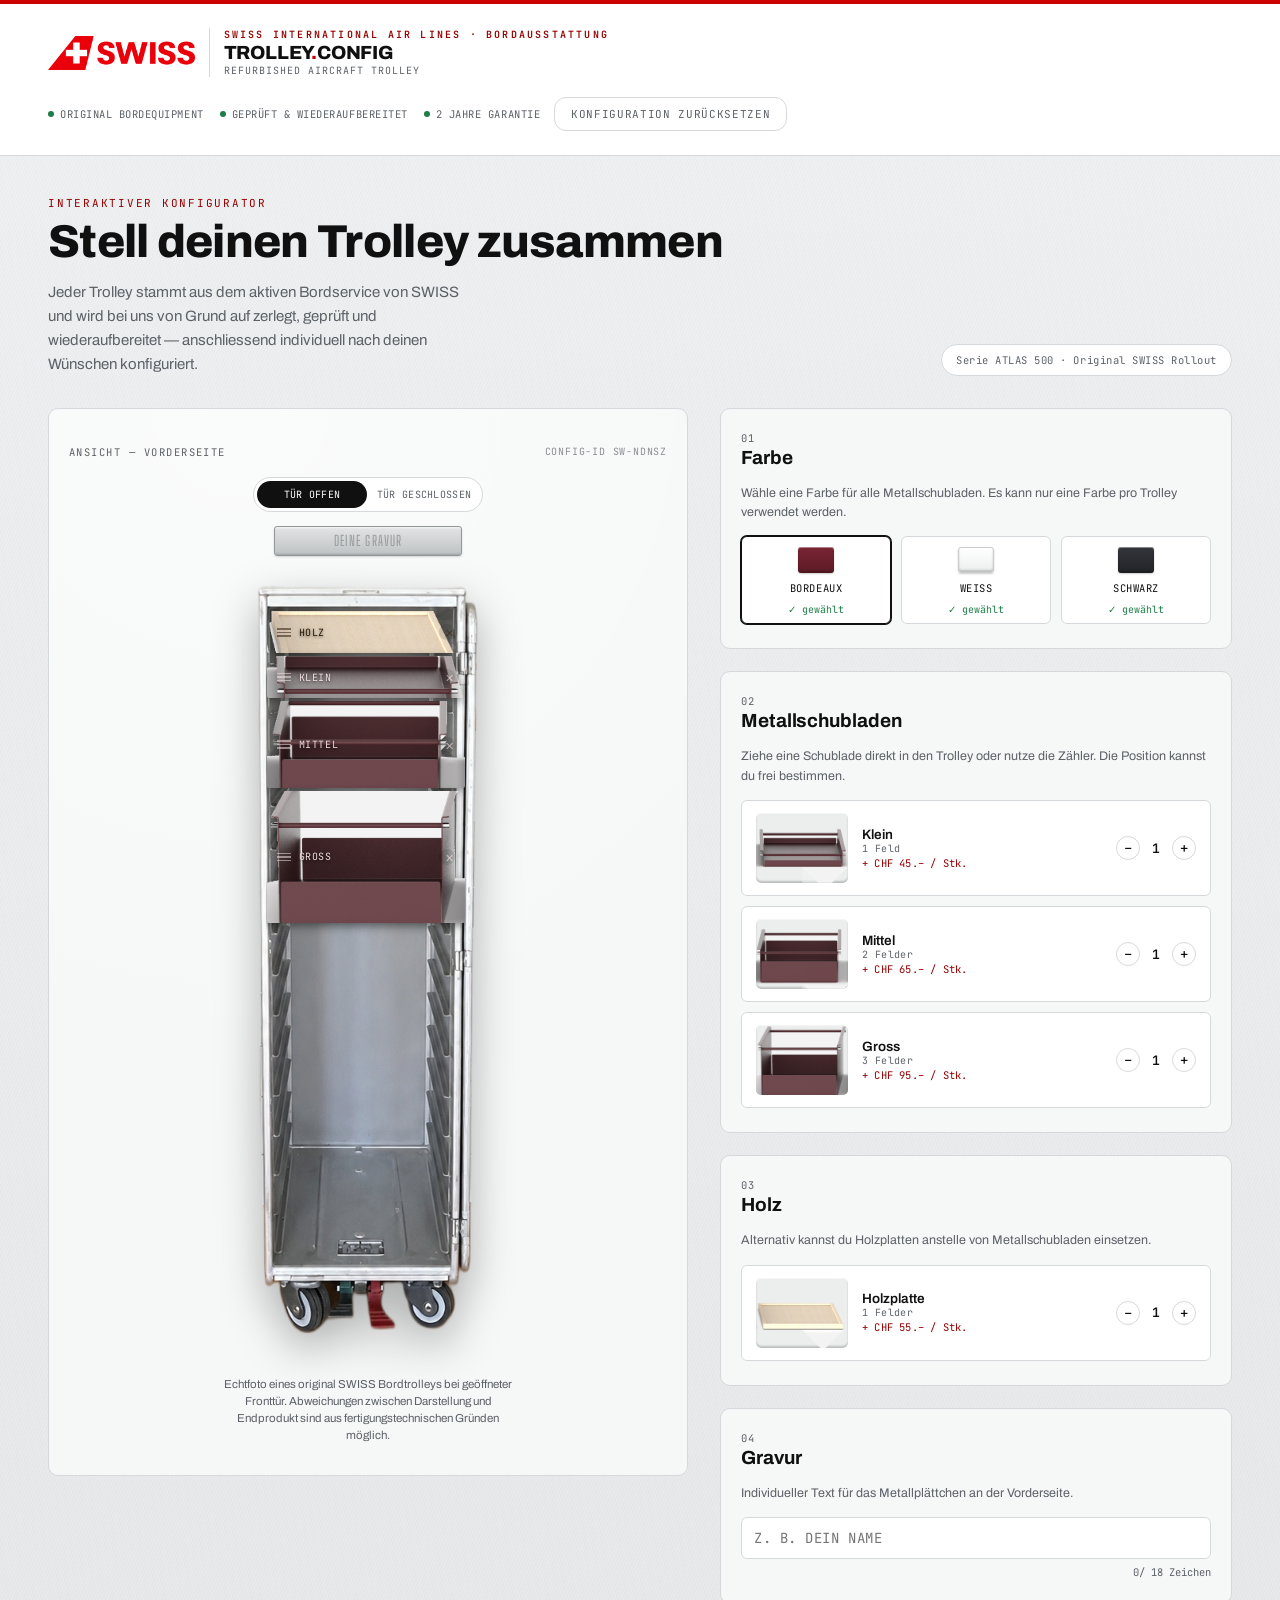
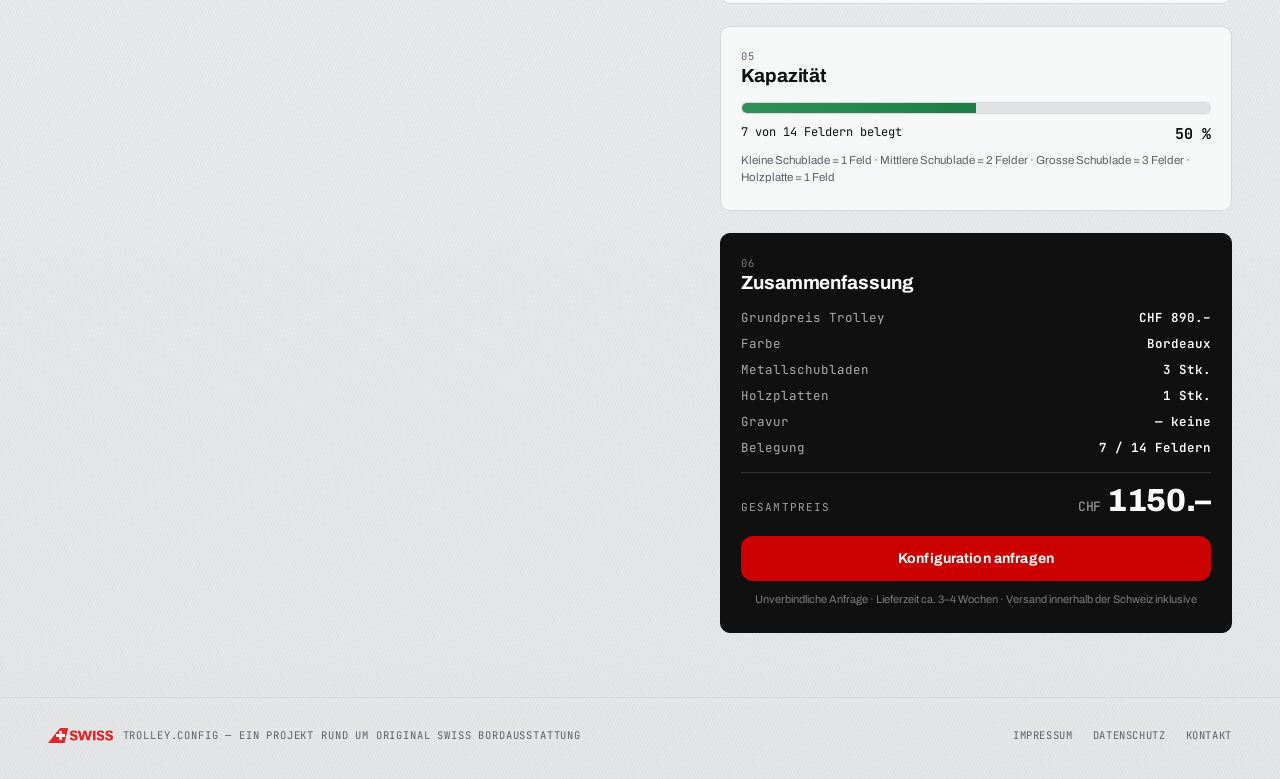
<file: index.html>
<!DOCTYPE html>
<html lang="de">
<head>
<meta charset="UTF-8">
<meta name="viewport" content="width=device-width, initial-scale=1.0">
<title>Trolley Konfigurator — Refurbished Aircraft Trolley | SWISS</title>
<link rel="stylesheet" href="css/style.css">
</head>
<body>

<div class="accent-bar"></div>

<div class="topbar">
  <div class="brand">
    <img class="brand-logo" src="assets/swiss-logo.png" alt="SWISS">
    <div class="brand-text">
      <div class="airline">Swiss International Air Lines · Bordausstattung</div>
      <div class="mark">TROLLEY<span>.</span>CONFIG</div>
      <div class="sub">Refurbished Aircraft Trolley</div>
    </div>
  </div>
  <div class="header-right">
    <div class="trust-badges">
      <div class="badge"><span class="dot"></span>Original Bordequipment</div>
      <div class="badge"><span class="dot"></span>Geprüft &amp; wiederaufbereitet</div>
      <div class="badge"><span class="dot"></span>2 Jahre Garantie</div>
    </div>
    <button class="reset-link" id="resetBtn">Konfiguration zurücksetzen</button>
  </div>
</div>

<div class="eyebrow-row">
  <div>
    <div class="eyebrow">Interaktiver Konfigurator</div>
    <h1 class="title">Stell deinen Trolley zusammen</h1>
    <div class="title-lede">Jeder Trolley stammt aus dem aktiven Bordservice von SWISS und wird bei uns von Grund auf zerlegt, geprüft und wiederaufbereitet — anschliessend individuell nach deinen Wünschen konfiguriert.</div>
  </div>
  <div class="provenance-note">Serie ATLAS&nbsp;500 · Original SWISS Rollout</div>
</div>

<div class="stage">

  <!-- TROLLEY VIEWER -->
  <div class="viewer">
    <div class="viewer-label-row">
      <div class="viewer-label">Ansicht — Vorderseite</div>
      <div class="viewer-serial" id="viewerSerial">CONFIG-ID —</div>
    </div>
    <div class="trolley" id="trolley" data-view="open">
      <div class="door-toggle">
        <button class="toggle-btn active" id="toggleOpenBtn" type="button">Tür offen</button>
        <button class="toggle-btn" id="toggleClosedBtn" type="button">Tür geschlossen</button>
      </div>

      <div class="plate-wrap" id="plateWrapStandalone">
        <div class="engrave-plate">
          <div class="engrave-text placeholder" id="engravePreview">Deine Gravur</div>
        </div>
      </div>

      <div class="trolley-photo-wrap" id="trolleyPhotoWrap">
        <img class="trolley-photo" id="trolleyPhoto" src="assets/trolley-open.png" width="290" height="955" alt="Original SWISS Trolley mit geöffneter Fronttür">
        <div class="rails-frame" id="railsFrame">
          <!-- drawers injected by JS -->
        </div>
        <div class="engrave-plate engrave-plate-onphoto" id="engravePlateOnPhoto">
          <div class="engrave-text placeholder" id="engravePreviewClosed">Deine Gravur</div>
        </div>
      </div>
    </div>
    <div class="viewer-footnote" id="viewerFootnote">Echtfoto eines original SWISS Bordtrolleys bei geöffneter Fronttür. Abweichungen zwischen Darstellung und Endprodukt sind aus fertigungstechnischen Gründen möglich.</div>
  </div>

  <!-- CONFIG PANEL -->
  <div class="panel">

    <div class="card">
      <div class="card-head">
        <div>
          <div class="card-num">01</div>
          <h2>Farbe</h2>
        </div>
      </div>
      <p class="hint">Wähle eine Farbe für alle Metallschubladen. Es kann nur eine Farbe pro Trolley verwendet werden.</p>
      <div class="swatch-row" id="colorRow">
        <div class="swatch" data-color="bordeaux">
          <div class="chip bordeaux"></div>
          <div class="name">Bordeaux</div>
          <div class="check">✓ gewählt</div>
        </div>
        <div class="swatch" data-color="white">
          <div class="chip white"></div>
          <div class="name">Weiss</div>
          <div class="check">✓ gewählt</div>
        </div>
        <div class="swatch" data-color="black">
          <div class="chip black"></div>
          <div class="name">Schwarz</div>
          <div class="check">✓ gewählt</div>
        </div>
      </div>
    </div>

    <div class="card">
      <div class="card-head">
        <div>
          <div class="card-num">02</div>
          <h2>Metallschubladen</h2>
        </div>
      </div>
      <p class="hint">Ziehe eine Schublade direkt in den Trolley oder nutze die Zähler. Die Position kannst du frei bestimmen.</p>
      <div id="metalTiles"></div>
      <div class="tile-hint" id="colorHint" style="display:none;">Bitte zuerst eine Farbe wählen.</div>
    </div>

    <div class="card">
      <div class="card-head">
        <div>
          <div class="card-num">03</div>
          <h2>Holz</h2>
        </div>
      </div>
      <p class="hint">Alternativ kannst du Holzplatten anstelle von Metallschubladen einsetzen.</p>
      <div id="woodTiles"></div>
    </div>

    <div class="card">
      <div class="card-head">
        <div>
          <div class="card-num">04</div>
          <h2>Gravur</h2>
        </div>
      </div>
      <p class="hint">Individueller Text für das Metallplättchen an der Vorderseite.</p>
      <input class="engrave-field" id="engraveInput" maxlength="18" placeholder="z. B. DEIN NAME" autocomplete="off">
      <div class="char-count"><span id="charCount">0</span> / 18 Zeichen</div>
      <div class="engrave-warn" id="engraveWarn">Dieser Text ist nicht zulässig. Bitte wähle einen anderen Text.</div>
    </div>

    <div class="card">
      <div class="card-head">
        <div>
          <div class="card-num">05</div>
          <h2>Kapazität</h2>
        </div>
      </div>
      <div class="cap-bar-track"><div class="cap-bar-fill" id="capFill"></div></div>
      <div class="cap-stats">
        <span id="capUsedText">0 von 14 Feldern belegt</span>
        <span class="pct" id="capPct">0 %</span>
      </div>
      <div class="cap-note">Kleine Schublade = 1 Feld · Mittlere Schublade = 2 Felder · Grosse Schublade = 3 Felder · Holzplatte = 1 Feld</div>
    </div>

    <div class="card summary">
      <div class="card-head">
        <div>
          <div class="card-num">06</div>
          <h2>Zusammenfassung</h2>
        </div>
      </div>
      <div class="summary-rows" id="summaryRows"></div>
      <div class="summary-divider"></div>
      <div class="summary-total">
        <span class="label">Gesamtpreis</span>
        <span class="value"><span class="chf">CHF</span><span id="totalPrice">890.–</span></span>
      </div>
      <button class="cta-btn" id="ctaBtn">Konfiguration anfragen</button>
      <div class="cta-note">Unverbindliche Anfrage · Lieferzeit ca. 3–4 Wochen · Versand innerhalb der Schweiz inklusive</div>
    </div>

  </div>
</div>

<div class="toast" id="toast">
  <div class="t-title" id="toastTitle">Trolley maximal ausgelastet</div>
  <div class="t-body" id="toastBody">Für diese Schublade ist nicht mehr genügend Platz im Trolley vorhanden.</div>
</div>

<div class="trash-hint" id="trashHint">Loslassen zum Entfernen</div>

<div class="site-footer">
  <div class="foot-brand"><img class="foot-logo" src="assets/swiss-logo.png" alt="SWISS">Trolley.Config — ein Projekt rund um original SWISS Bordausstattung</div>
  <div class="foot-links">
    <a href="impressum.html">Impressum</a>
    <a href="datenschutz.html">Datenschutz</a>
    <a href="impressum.html#kontakt">Kontakt</a>
  </div>
</div>

<script src="js/script.js"></script>
</body>
</html>
</file>
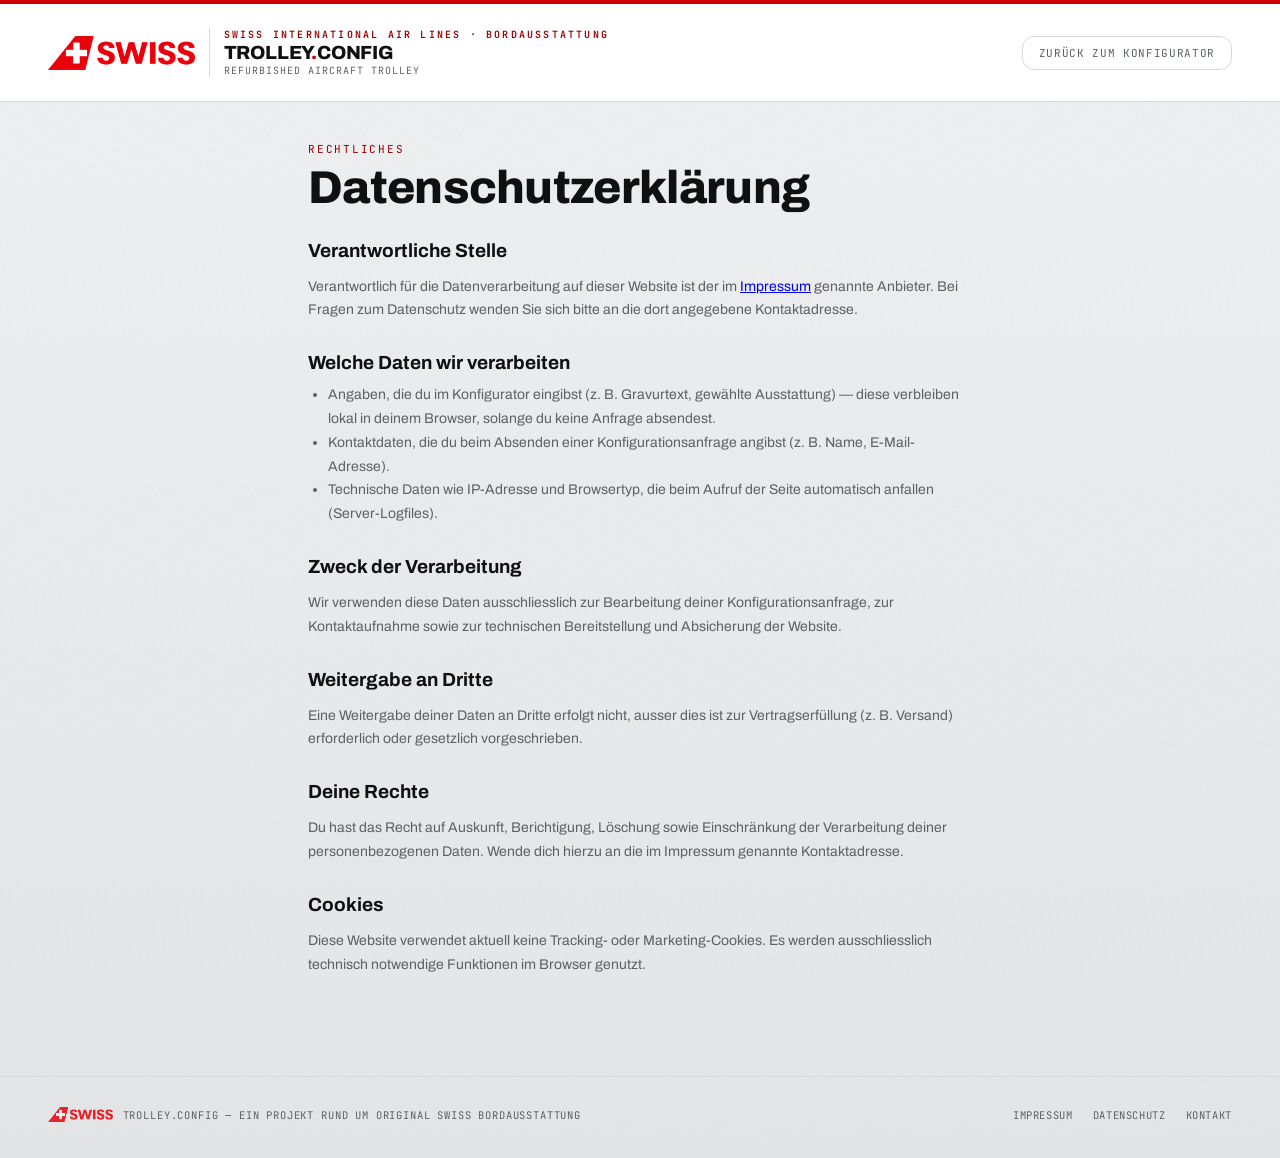
<file: datenschutz.html>
<!DOCTYPE html>
<html lang="de">
<head>
<meta charset="UTF-8">
<meta name="viewport" content="width=device-width, initial-scale=1.0">
<title>Datenschutz | Trolley.Config</title>
<link rel="stylesheet" href="css/style.css">
</head>
<body>

<div class="accent-bar"></div>

<div class="topbar">
  <a class="brand" href="index.html">
    <img class="brand-logo" src="assets/swiss-logo.png" alt="SWISS">
    <div class="brand-text">
      <div class="airline">Swiss International Air Lines · Bordausstattung</div>
      <div class="mark">TROLLEY<span>.</span>CONFIG</div>
      <div class="sub">Refurbished Aircraft Trolley</div>
    </div>
  </a>
  <div class="header-right">
    <a class="reset-link" href="index.html">Zurück zum Konfigurator</a>
  </div>
</div>

<div class="legal-wrap">
  <div class="eyebrow">Rechtliches</div>
  <h1 class="title">Datenschutzerklärung</h1>

  <section>
    <h2>Verantwortliche Stelle</h2>
    <p>Verantwortlich für die Datenverarbeitung auf dieser Website ist der im <a href="impressum.html">Impressum</a> genannte Anbieter. Bei Fragen zum Datenschutz wenden Sie sich bitte an die dort angegebene Kontaktadresse.</p>
  </section>

  <section>
    <h2>Welche Daten wir verarbeiten</h2>
    <ul>
      <li>Angaben, die du im Konfigurator eingibst (z. B. Gravurtext, gewählte Ausstattung) — diese verbleiben lokal in deinem Browser, solange du keine Anfrage absendest.</li>
      <li>Kontaktdaten, die du beim Absenden einer Konfigurationsanfrage angibst (z. B. Name, E-Mail-Adresse).</li>
      <li>Technische Daten wie IP-Adresse und Browsertyp, die beim Aufruf der Seite automatisch anfallen (Server-Logfiles).</li>
    </ul>
  </section>

  <section>
    <h2>Zweck der Verarbeitung</h2>
    <p>Wir verwenden diese Daten ausschliesslich zur Bearbeitung deiner Konfigurationsanfrage, zur Kontaktaufnahme sowie zur technischen Bereitstellung und Absicherung der Website.</p>
  </section>

  <section>
    <h2>Weitergabe an Dritte</h2>
    <p>Eine Weitergabe deiner Daten an Dritte erfolgt nicht, ausser dies ist zur Vertragserfüllung (z. B. Versand) erforderlich oder gesetzlich vorgeschrieben.</p>
  </section>

  <section>
    <h2>Deine Rechte</h2>
    <p>Du hast das Recht auf Auskunft, Berichtigung, Löschung sowie Einschränkung der Verarbeitung deiner personenbezogenen Daten. Wende dich hierzu an die im Impressum genannte Kontaktadresse.</p>
  </section>

  <section>
    <h2>Cookies</h2>
    <p>Diese Website verwendet aktuell keine Tracking- oder Marketing-Cookies. Es werden ausschliesslich technisch notwendige Funktionen im Browser genutzt.</p>
  </section>
</div>

<div class="site-footer">
  <div class="foot-brand"><img class="foot-logo" src="assets/swiss-logo.png" alt="SWISS">Trolley.Config — ein Projekt rund um original SWISS Bordausstattung</div>
  <div class="foot-links">
    <a href="impressum.html">Impressum</a>
    <a href="datenschutz.html">Datenschutz</a>
    <a href="impressum.html#kontakt">Kontakt</a>
  </div>
</div>

</body>
</html>
</file>
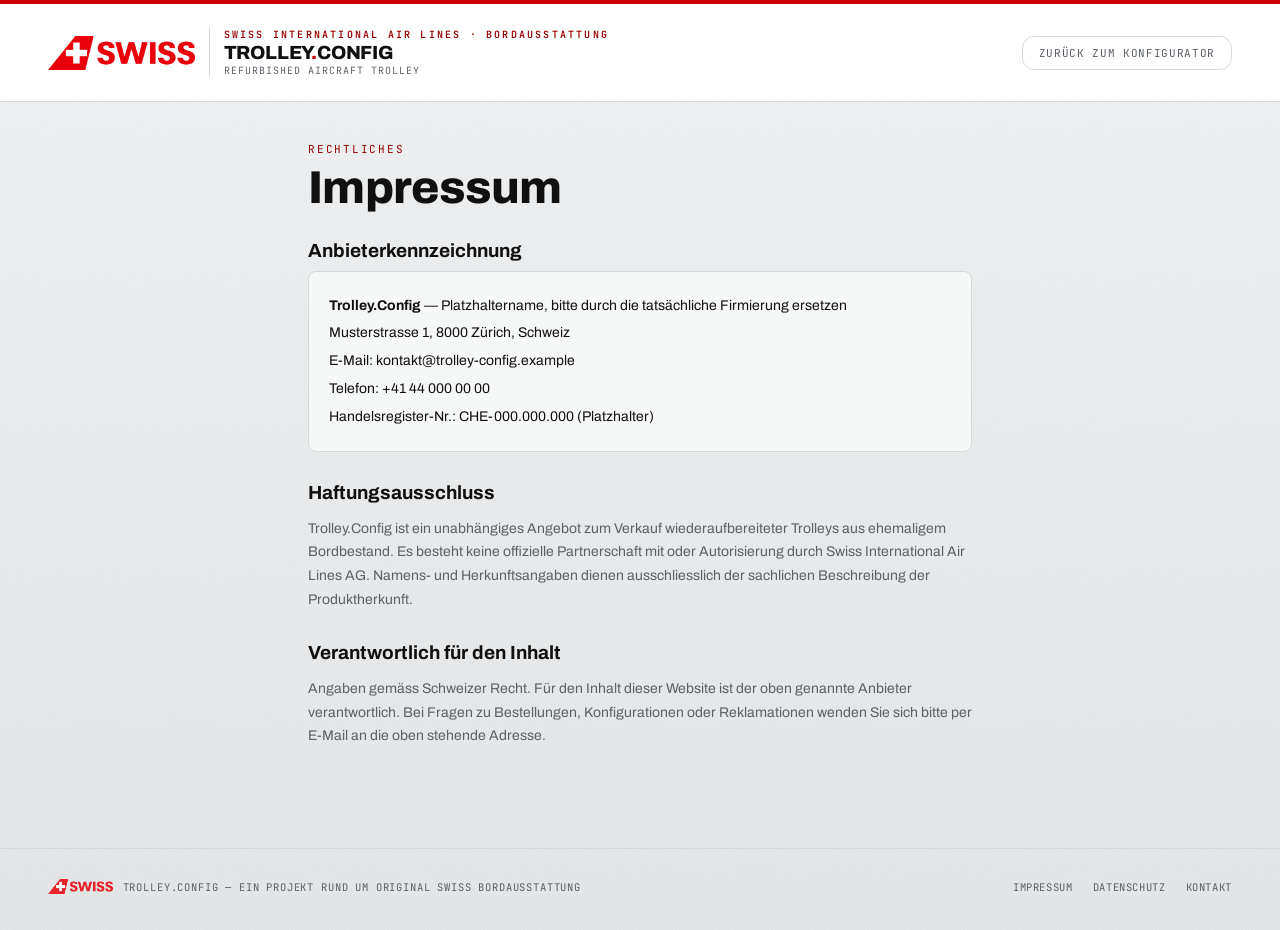
<file: impressum.html>
<!DOCTYPE html>
<html lang="de">
<head>
<meta charset="UTF-8">
<meta name="viewport" content="width=device-width, initial-scale=1.0">
<title>Impressum | Trolley.Config</title>
<link rel="stylesheet" href="css/style.css">
</head>
<body>

<div class="accent-bar"></div>

<div class="topbar">
  <a class="brand" href="index.html">
    <img class="brand-logo" src="assets/swiss-logo.png" alt="SWISS">
    <div class="brand-text">
      <div class="airline">Swiss International Air Lines · Bordausstattung</div>
      <div class="mark">TROLLEY<span>.</span>CONFIG</div>
      <div class="sub">Refurbished Aircraft Trolley</div>
    </div>
  </a>
  <div class="header-right">
    <a class="reset-link" href="index.html">Zurück zum Konfigurator</a>
  </div>
</div>

<div class="legal-wrap">
  <div class="eyebrow">Rechtliches</div>
  <h1 class="title">Impressum</h1>

  <section id="kontakt">
    <h2>Anbieterkennzeichnung</h2>
    <div class="contact-block">
      <p><strong>Trolley.Config</strong> — Platzhaltername, bitte durch die tatsächliche Firmierung ersetzen</p>
      <p>Musterstrasse 1, 8000 Zürich, Schweiz</p>
      <p>E-Mail: kontakt@trolley-config.example</p>
      <p>Telefon: +41 44 000 00 00</p>
      <p>Handelsregister-Nr.: CHE-000.000.000 (Platzhalter)</p>
    </div>
  </section>

  <section>
    <h2>Haftungsausschluss</h2>
    <p>Trolley.Config ist ein unabhängiges Angebot zum Verkauf wiederaufbereiteter Trolleys aus ehemaligem Bordbestand. Es besteht keine offizielle Partnerschaft mit oder Autorisierung durch Swiss International Air Lines AG. Namens- und Herkunftsangaben dienen ausschliesslich der sachlichen Beschreibung der Produktherkunft.</p>
  </section>

  <section>
    <h2>Verantwortlich für den Inhalt</h2>
    <p>Angaben gemäss Schweizer Recht. Für den Inhalt dieser Website ist der oben genannte Anbieter verantwortlich. Bei Fragen zu Bestellungen, Konfigurationen oder Reklamationen wenden Sie sich bitte per E-Mail an die oben stehende Adresse.</p>
  </section>
</div>

<div class="site-footer">
  <div class="foot-brand"><img class="foot-logo" src="assets/swiss-logo.png" alt="SWISS">Trolley.Config — ein Projekt rund um original SWISS Bordausstattung</div>
  <div class="foot-links">
    <a href="impressum.html">Impressum</a>
    <a href="datenschutz.html">Datenschutz</a>
    <a href="impressum.html#kontakt">Kontakt</a>
  </div>
</div>

</body>
</html>
</file>
<file: css/style.css>
@import url('https://fonts.googleapis.com/css2?family=Big+Shoulders+Display:wght@700&family=Archivo:wght@400;500;600;700;800;900&family=JetBrains+Mono:wght@400;500;600&display=swap');

:root{
  --shell:#eef0f1;
  --shell-2:#e3e5e7;
  --ink:#101010;
  --ink-soft:#5c6167;
  --line:#d6d9db;
  --line-soft:#e6e8e9;
  --panel:#f6f7f7;
  --panel-hi:#ffffff;
  --red:#cc0000;
  --red-deep:#970000;
  --bordeaux:#5c1a26;
  --bordeaux-hi:#7a2534;
  --white-metal:#eceeee;
  --white-metal-hi:#ffffff;
  --black-metal:#212327;
  --black-metal-hi:#34363b;
  --wood:#a9793f;
  --wood-hi:#c79657;
  --amber:#c8720a;
  --ok:#1e7d46;
  --radius-s:3px;
  --radius-btn:12px;
  --font-display:'Archivo', 'Helvetica Neue', Helvetica, Arial, sans-serif;
  --font-engrave:'Big Shoulders Display', sans-serif;
  --font-body:'Archivo', 'Helvetica Neue', Helvetica, Arial, sans-serif;
  --font-mono:'JetBrains Mono', monospace;
}

*{box-sizing:border-box;}
html,body{margin:0;padding:0;}
body{
  background:
    repeating-linear-gradient(115deg, rgba(0,0,0,0.015) 0px, rgba(0,0,0,0.015) 1px, transparent 1px, transparent 3px),
    linear-gradient(180deg, var(--shell) 0%, var(--shell-2) 100%);
  font-family:var(--font-body);
  color:var(--ink);
  min-height:100vh;
}

/* ---------- swiss accent bar ---------- */
.accent-bar{
  height:4px;
  background:var(--red);
}

/* ---------- header ---------- */
.topbar{
  display:flex;
  align-items:center;
  justify-content:space-between;
  padding:24px clamp(18px,4vw,48px);
  border-bottom:1px solid var(--line);
  background:var(--panel-hi);
  gap:20px;
  flex-wrap:wrap;
}
.brand{
  display:flex;
  align-items:center;
  gap:14px;
  text-decoration:none;
  color:inherit;
}
.brand-logo{
  height:34px;
  width:auto;
  flex-shrink:0;
  display:block;
}

.brand-text{
  display:flex;
  flex-direction:column;
  gap:2px;
  padding-left:14px;
  border-left:1px solid var(--line);
}
.brand-text .airline{
  font-family:var(--font-mono);
  font-size:10px;
  letter-spacing:0.22em;
  text-transform:uppercase;
  color:var(--red-deep);
  font-weight:600;
}
.brand-text .mark{
  font-family:var(--font-display);
  font-weight:800;
  font-size:19px;
  letter-spacing:-0.01em;
  line-height:1;
}
.brand-text .mark span{color:var(--red);}
.brand-text .sub{
  font-family:var(--font-mono);
  font-size:10px;
  letter-spacing:0.1em;
  text-transform:uppercase;
  color:var(--ink-soft);
}

.header-right{
  display:flex;
  align-items:center;
  gap:14px;
}
.trust-badges{
  display:flex;
  gap:16px;
  font-family:var(--font-mono);
  font-size:10.5px;
  letter-spacing:0.05em;
  text-transform:uppercase;
  color:var(--ink-soft);
}
.trust-badges .badge{
  display:flex;
  align-items:center;
  gap:6px;
}
.trust-badges .dot{
  width:6px;height:6px;
  border-radius:50%;
  background:var(--ok);
  flex-shrink:0;
}
.reset-link{
  font-family:var(--font-mono);
  font-size:11px;
  letter-spacing:0.06em;
  text-transform:uppercase;
  color:var(--ink-soft);
  background:none;
  border:1px solid var(--line);
  border-radius:var(--radius-btn);
  padding:9px 16px;
  cursor:pointer;
  transition:border-color .15s, color .15s;
  white-space:nowrap;
  text-decoration:none;
  display:inline-block;
}
.reset-link:hover{border-color:var(--ink-soft); color:var(--ink);}

@media (max-width:760px){
  .trust-badges{display:none;}
}

.eyebrow-row{
  padding:40px clamp(18px,4vw,48px) 0;
  display:flex;
  align-items:flex-end;
  justify-content:space-between;
  gap:20px;
  flex-wrap:wrap;
}
.eyebrow{
  font-family:var(--font-mono);
  font-size:11px;
  letter-spacing:0.16em;
  text-transform:uppercase;
  color:var(--red-deep);
}
h1.title{
  font-family:var(--font-display);
  font-weight:800;
  font-size:clamp(30px,4.4vw,46px);
  margin:8px 0 0;
  letter-spacing:-0.015em;
  line-height:1.08;
}
.title-lede{
  font-size:15px;
  color:var(--ink-soft);
  max-width:48ch;
  line-height:1.6;
  margin-top:12px;
}
.provenance-note{
  font-family:var(--font-mono);
  font-size:10.5px;
  letter-spacing:0.05em;
  color:var(--ink-soft);
  border:1px solid var(--line);
  border-radius:20px;
  padding:8px 14px;
  background:var(--panel-hi);
  white-space:nowrap;
}

/* ---------- layout ---------- */
.stage{
  display:grid;
  grid-template-columns:1.25fr 1fr;
  gap:32px;
  padding:32px clamp(18px,4vw,48px) 64px;
  align-items:start;
}
@media (max-width:920px){
  .stage{grid-template-columns:1fr;}
}

/* ---------- trolley viewer ---------- */
.viewer{
  position:relative;
  background:
    radial-gradient(circle at 30% 0%, rgba(255,255,255,0.5), transparent 60%),
    var(--panel);
  border:1px solid var(--line);
  border-radius:10px;
  padding:36px 20px 30px;
  display:flex;
  flex-direction:column;
  align-items:center;
  min-height:640px;
}

.viewer-label-row{
  align-self:stretch;
  display:flex;
  justify-content:space-between;
  align-items:center;
  margin-bottom:18px;
}
.viewer-label{
  font-family:var(--font-mono);
  font-size:10.5px;
  letter-spacing:0.14em;
  text-transform:uppercase;
  color:var(--ink-soft);
}
.viewer-serial{
  font-family:var(--font-mono);
  font-size:10px;
  letter-spacing:0.08em;
  color:var(--ink-soft);
  opacity:0.7;
}

.trolley{
  position:relative;
  width:min(230px, 62vw);
  margin:0 auto;
  user-select:none;
  -webkit-user-select:none;
}

.door-toggle{
  display:flex;
  gap:2px;
  margin-bottom:14px;
  border:1px solid var(--line);
  border-radius:20px;
  padding:3px;
  background:#fff;
}
.toggle-btn{
  flex:1;
  border:none;
  background:none;
  padding:7px 6px;
  font-family:var(--font-mono);
  font-size:10px;
  letter-spacing:0.03em;
  text-transform:uppercase;
  color:var(--ink-soft);
  border-radius:17px;
  cursor:pointer;
  transition:background .15s, color .15s;
}
.toggle-btn:hover{color:var(--ink);}
.toggle-btn.active{
  background:var(--ink);
  color:#fff;
}

.plate-wrap{
  display:flex;
  justify-content:center;
  margin-bottom:10px;
}
.engrave-plate{
  width:82%;
  min-height:30px;
  background:linear-gradient(180deg,#e2e4e5,#bfc2c4);
  border:1px solid #94979a;
  border-radius:3px;
  display:flex;
  align-items:center;
  justify-content:center;
  padding:4px 8px;
  box-shadow:inset 0 1px 2px rgba(255,255,255,0.7), inset 0 -1px 2px rgba(0,0,0,0.2), 0 1px 2px rgba(0,0,0,0.15);
}
.engrave-plate.engrave-plate-onphoto{
  position:absolute;
  left:28.5%;
  top:7.6%;
  width:40%;
  height:8.8%;
  min-height:0;
  margin:0;
  padding:2px 4px;
  display:none;
}

.engrave-plate-onphoto .engrave-text{ font-size:10px; letter-spacing:0.07em; }

.trolley[data-view="closed"] #plateWrapStandalone{ visibility:hidden; }
.trolley[data-view="closed"] #railsFrame{ display:none; }
.trolley[data-view="closed"] .engrave-plate-onphoto{ display:flex; }

.trolley-photo-wrap{
  position:relative;
  width:100%;
  aspect-ratio:277/949;
  filter:drop-shadow(0 16px 22px rgba(0,0,0,0.3));
}
.trolley-photo{
  display:block;
  width:100%;
  height:100%;
  object-fit:contain;
  pointer-events:none;
  user-select:none;
}
.engrave-text{
  font-family:var(--font-engrave);
  font-weight:700;
  font-size:14px;
  letter-spacing:0.14em;
  text-transform:uppercase;
  color:#5c5f62;
  text-shadow:0 1px 0 rgba(255,255,255,0.55), 0 -1px 0 rgba(0,0,0,0.35);
  text-align:center;
  white-space:nowrap;
  overflow:hidden;
  text-overflow:ellipsis;
  max-width:100%;
}
.engrave-text.placeholder{
  color:#9a9d9f;
  font-weight:500;
  letter-spacing:0.08em;
  text-shadow:none;
}

.rails-frame{
  position:absolute;
  top:5.8%;
  left:5.5%;
  right:7.5%;
  height:79.8%;
  overflow:hidden;
}

.drop-preview{
  position:absolute;
  left:2px; right:2px;
  border-radius:2px;
  border:2px dashed rgba(255,255,255,0.6);
  background:rgba(255,255,255,0.08);
  pointer-events:none;
  transition:top .05s linear, height .05s linear;
  z-index:5;
  display:none;
}
.drop-preview.valid{border-color:#5fd68a; background:rgba(95,214,138,0.18);}
.drop-preview.invalid{border-color:#ff6b5e; background:rgba(255,107,94,0.18);}

.drawer{
  position:absolute;
  left:1px; right:1px;
  border-radius:2px;
  cursor:grab;
  touch-action:none;
  display:flex;
  align-items:center;
  padding:0 10px;
  transition:filter .12s ease;
  filter:drop-shadow(0 3px 5px rgba(0,0,0,0.5));
}
.drawer:active{cursor:grabbing;}
.drawer.dragging-source{opacity:0.28; filter:grayscale(0.3);}
.drawer .grip{
  display:flex;
  flex-direction:column;
  gap:2px;
  margin-right:8px;
  opacity:0.55;
}
.drawer .grip span{
  display:block;
  width:14px;height:1.5px;
  background:currentColor;
}
.drawer .label{
  font-family:var(--font-mono);
  font-size:10px;
  letter-spacing:0.06em;
  text-transform:uppercase;
  flex:1;
  text-shadow:0 1px 3px rgba(0,0,0,0.6);
}
.drawer .remove-btn{
  width:16px;height:16px;
  border-radius:50%;
  border:none;
  background:rgba(0,0,0,0.18);
  color:inherit;
  font-size:11px;
  line-height:16px;
  text-align:center;
  cursor:pointer;
  opacity:0.6;
}
.drawer .remove-btn:hover{opacity:1;}

.mat-metal-bordeaux{background:linear-gradient(180deg,var(--bordeaux-hi),var(--bordeaux)); color:#f1dfe1;}
.mat-metal-white{background:linear-gradient(180deg,var(--white-metal-hi),var(--white-metal)); color:#3a3c3e;}
.mat-metal-black{background:linear-gradient(180deg,var(--black-metal-hi),var(--black-metal)); color:#e6e6e8;}
.mat-wood{
  background:
    repeating-linear-gradient(180deg, rgba(255,255,255,0.06) 0 2px, transparent 2px 5px),
    linear-gradient(180deg,var(--wood-hi),var(--wood));
  color:#2c1c0c;
}

.viewer-footnote{
  margin-top:22px;
  font-size:11.5px;
  color:var(--ink-soft);
  text-align:center;
  line-height:1.5;
  max-width:300px;
}

/* trash zone hint */
.trash-hint{
  position:fixed;
  left:50%;
  bottom:22px;
  transform:translate(-50%, 12px);
  background:var(--ink);
  color:#fff;
  font-family:var(--font-mono);
  font-size:11px;
  letter-spacing:0.08em;
  text-transform:uppercase;
  padding:10px 18px;
  border-radius:20px;
  opacity:0;
  pointer-events:none;
  transition:opacity .15s, transform .15s;
  z-index:50;
}
.trash-hint.show{opacity:1; transform:translate(-50%,0);}
.trash-hint.armed{background:var(--red-deep);}

/* ---------- config panel ---------- */
.panel{
  display:flex;
  flex-direction:column;
  gap:22px;
}
.card{
  background:var(--panel);
  border:1px solid var(--line);
  border-radius:10px;
  padding:22px 20px 24px;
}
.card-head{
  display:flex;
  align-items:baseline;
  justify-content:space-between;
  margin-bottom:16px;
}
.card-num{
  font-family:var(--font-mono);
  font-size:10.5px;
  color:var(--ink-soft);
  letter-spacing:0.1em;
}
.card h2{
  font-family:var(--font-display);
  font-weight:700;
  font-size:19px;
  margin:2px 0 0;
  letter-spacing:-0.005em;
}
.card p.hint{
  font-size:12.5px;
  color:var(--ink-soft);
  margin:2px 0 14px;
  line-height:1.55;
}

/* color swatches */
.swatch-row{display:flex; gap:10px;}
.swatch{
  flex:1;
  border:1.5px solid var(--line);
  border-radius:6px;
  padding:10px 8px 8px;
  cursor:pointer;
  background:#fff;
  display:flex;
  flex-direction:column;
  align-items:center;
  gap:8px;
  transition:border-color .15s, transform .1s;
}
.swatch:hover{transform:translateY(-1px);}
.swatch.active{border-color:var(--ink); box-shadow:0 0 0 1px var(--ink);}
.swatch .chip{
  width:36px;height:26px;
  border-radius:3px;
  box-shadow:inset 0 1px 0 rgba(255,255,255,0.4), inset 0 -2px 2px rgba(0,0,0,0.2), 0 1px 2px rgba(0,0,0,0.2);
}
.chip.bordeaux{background:linear-gradient(180deg,var(--bordeaux-hi),var(--bordeaux));}
.chip.white{background:linear-gradient(180deg,var(--white-metal-hi),var(--white-metal)); border:1px solid #c9cbcc;}
.chip.black{background:linear-gradient(180deg,var(--black-metal-hi),var(--black-metal));}
.swatch .name{
  font-family:var(--font-mono);
  font-size:10.5px;
  letter-spacing:0.05em;
  text-transform:uppercase;
}
.swatch .check{
  font-size:10px;
  color:var(--ok);
  font-family:var(--font-mono);
  height:12px;
}

/* size tiles */
.tile{
  display:flex;
  align-items:center;
  gap:14px;
  border:1.5px solid var(--line);
  border-radius:6px;
  padding:12px 14px;
  margin-bottom:10px;
  background:#fff;
  cursor:grab;
  touch-action:none;
}
.tile:last-child{margin-bottom:0;}
.tile.disabled{opacity:0.45; cursor:not-allowed;}
.tile .swatch-chip{
  display:block;
  width:92px;height:70px;
  border-radius:5px;
  flex-shrink:0;
  object-fit:cover;
  object-position:center 35%;
  background:#eceeee;
  box-shadow:inset 0 1px 0 rgba(255,255,255,0.4), inset 0 -2px 2px rgba(0,0,0,0.2);
}
.tile .info{flex:1;}
.tile .info .name{
  font-family:var(--font-body);
  font-weight:600;
  font-size:13.5px;
}
.tile .info .sub{
  font-family:var(--font-mono);
  font-size:10px;
  color:var(--ink-soft);
  letter-spacing:0.04em;
}
.tile .info .price{
  font-family:var(--font-mono);
  font-size:10.5px;
  color:var(--red-deep);
  letter-spacing:0.02em;
  margin-top:1px;
}
.stepper{
  display:flex;
  align-items:center;
  gap:8px;
}
.stepper button{
  width:24px;height:24px;
  border-radius:50%;
  border:1px solid var(--line);
  background:#fff;
  font-size:14px;
  line-height:1;
  cursor:pointer;
  font-family:var(--font-mono);
}
.stepper button:hover{border-color:var(--ink-soft);}
.stepper button:disabled{opacity:0.3; cursor:not-allowed;}
.stepper .count{
  min-width:16px;
  text-align:center;
  font-family:var(--font-mono);
  font-size:13px;
  font-weight:600;
}
.tile-hint{
  font-size:11.5px;
  color:var(--red-deep);
  font-family:var(--font-mono);
  margin-top:2px;
}

/* engraving */
.engrave-field{
  width:100%;
  padding:11px 12px;
  border:1.5px solid var(--line);
  border-radius:6px;
  font-family:var(--font-mono);
  font-size:14px;
  letter-spacing:0.04em;
  text-transform:uppercase;
  background:#fff;
  color:var(--ink);
}
.engrave-field:focus{outline:none; border-color:var(--ink);}
.char-count{
  display:flex;
  justify-content:flex-end;
  font-family:var(--font-mono);
  font-size:10.5px;
  color:var(--ink-soft);
  margin-top:6px;
}
.engrave-warn{
  margin-top:8px;
  font-size:12px;
  color:var(--red-deep);
  font-family:var(--font-body);
  display:none;
}
.engrave-warn.show{display:block;}

/* capacity */
.cap-bar-track{
  height:12px;
  background:#dfe1e2;
  border-radius:6px;
  overflow:hidden;
  border:1px solid var(--line);
}
.cap-bar-fill{
  height:100%;
  width:0%;
  background:linear-gradient(90deg,#2f9159,#1e7d46);
  transition:width .18s ease, background .18s ease;
}
.cap-bar-fill.mid{background:linear-gradient(90deg,#e0930f,var(--amber));}
.cap-bar-fill.full{background:linear-gradient(90deg,var(--red),var(--red-deep));}
.cap-stats{
  display:flex;
  justify-content:space-between;
  margin-top:10px;
  font-family:var(--font-mono);
  font-size:12px;
}
.cap-stats .pct{font-weight:700; font-size:15px;}
.cap-note{
  font-size:11.5px;
  color:var(--ink-soft);
  margin-top:8px;
  line-height:1.5;
}

/* summary / price card */
.card.summary{
  background:var(--ink);
  border-color:var(--ink);
  color:#fff;
}
.card.summary .card-num{color:rgba(255,255,255,0.45);}
.card.summary h2{color:#fff;}
.summary-rows{
  display:flex;
  flex-direction:column;
  gap:9px;
  margin-bottom:16px;
}
.summary-row{
  display:flex;
  justify-content:space-between;
  align-items:baseline;
  font-size:12.5px;
  color:rgba(255,255,255,0.65);
  font-family:var(--font-mono);
}
.summary-row span:last-child{color:#fff; font-weight:600;}
.summary-divider{
  height:1px;
  background:rgba(255,255,255,0.15);
  margin:4px 0 10px;
}
.summary-total{
  display:flex;
  justify-content:space-between;
  align-items:baseline;
  margin-bottom:18px;
}
.summary-total .label{
  font-family:var(--font-mono);
  font-size:11px;
  letter-spacing:0.1em;
  text-transform:uppercase;
  color:rgba(255,255,255,0.6);
}
.summary-total .value{
  font-family:var(--font-display);
  font-weight:800;
  font-size:32px;
  letter-spacing:-0.01em;
  color:#fff;
}
.summary-total .value .chf{
  font-family:var(--font-mono);
  font-size:13px;
  font-weight:500;
  color:rgba(255,255,255,0.55);
  margin-right:6px;
}
.cta-btn{
  width:100%;
  background:var(--red);
  color:#fff;
  border:none;
  border-radius:var(--radius-btn);
  padding:15px 16px;
  font-family:var(--font-body);
  font-weight:700;
  font-size:14px;
  letter-spacing:0.01em;
  cursor:pointer;
  transition:background .15s, transform .1s;
}
.cta-btn:hover{background:var(--red-deep);}
.cta-btn:active{transform:scale(0.98);}
.cta-note{
  text-align:center;
  font-size:11px;
  color:rgba(255,255,255,0.45);
  margin-top:10px;
  line-height:1.5;
}

/* toast */
.toast{
  position:fixed;
  top:20px;
  left:50%;
  transform:translate(-50%,-14px);
  background:var(--ink);
  color:#fff;
  padding:13px 18px;
  border-radius:8px;
  max-width:340px;
  box-shadow:0 12px 24px rgba(0,0,0,0.25);
  opacity:0;
  pointer-events:none;
  transition:opacity .18s ease, transform .18s ease;
  z-index:100;
  border-left:4px solid var(--red);
}
.toast.show{opacity:1; transform:translate(-50%,0);}
.toast .t-title{
  font-family:var(--font-display);
  font-weight:700;
  font-size:14px;
  letter-spacing:0.02em;
  margin-bottom:2px;
}
.toast .t-body{
  font-size:12px;
  color:#d7d8da;
  line-height:1.4;
}

.ghost-drawer{
  position:fixed;
  pointer-events:none;
  z-index:200;
  border-radius:2px;
  opacity:0.95;
  filter:drop-shadow(0 8px 16px rgba(0,0,0,0.45));
  display:flex;
  align-items:center;
  padding:0 10px;
}
.ghost-drawer .label{
  font-family:var(--font-mono);
  font-size:10px;
  letter-spacing:0.06em;
  text-shadow:0 1px 3px rgba(0,0,0,0.6);
  text-transform:uppercase;
}

/* ---------- footer ---------- */
.site-footer{
  border-top:1px solid var(--line);
  padding:30px clamp(18px,4vw,48px) 36px;
  display:flex;
  justify-content:space-between;
  align-items:center;
  gap:16px;
  flex-wrap:wrap;
}
.site-footer .foot-brand{
  display:flex;
  align-items:center;
  gap:10px;
  font-family:var(--font-mono);
  font-size:10.5px;
  letter-spacing:0.08em;
  text-transform:uppercase;
  color:var(--ink-soft);
}
.site-footer .foot-logo{
  height:15px;
  width:auto;
  flex-shrink:0;
  opacity:0.85;
}
.site-footer .foot-links{
  display:flex;
  gap:20px;
  font-family:var(--font-mono);
  font-size:10.5px;
  letter-spacing:0.06em;
  text-transform:uppercase;
  color:var(--ink-soft);
}
.site-footer .foot-links a{
  color:inherit;
  text-decoration:none;
}
.site-footer .foot-links a:hover{color:var(--ink);}

/* ---------- legal / static pages ---------- */
.legal-wrap{
  max-width:760px;
  margin:0 auto;
  padding:40px clamp(18px,4vw,48px) 70px;
}
.legal-wrap .eyebrow{margin-bottom:6px;}
.legal-wrap h1.title{margin-bottom:26px;}
.legal-wrap section{margin-bottom:30px;}
.legal-wrap h2{
  font-family:var(--font-display);
  font-weight:700;
  font-size:19px;
  margin:0 0 10px;
}
.legal-wrap p, .legal-wrap li{
  font-size:14px;
  line-height:1.7;
  color:var(--ink-soft);
}
.legal-wrap ul{margin:0; padding-left:20px;}
.legal-wrap strong{color:var(--ink);}
.legal-wrap .contact-block{
  background:var(--panel);
  border:1px solid var(--line);
  border-radius:8px;
  padding:18px 20px;
}
.legal-wrap .contact-block p{color:var(--ink); margin:4px 0;}
</file>
